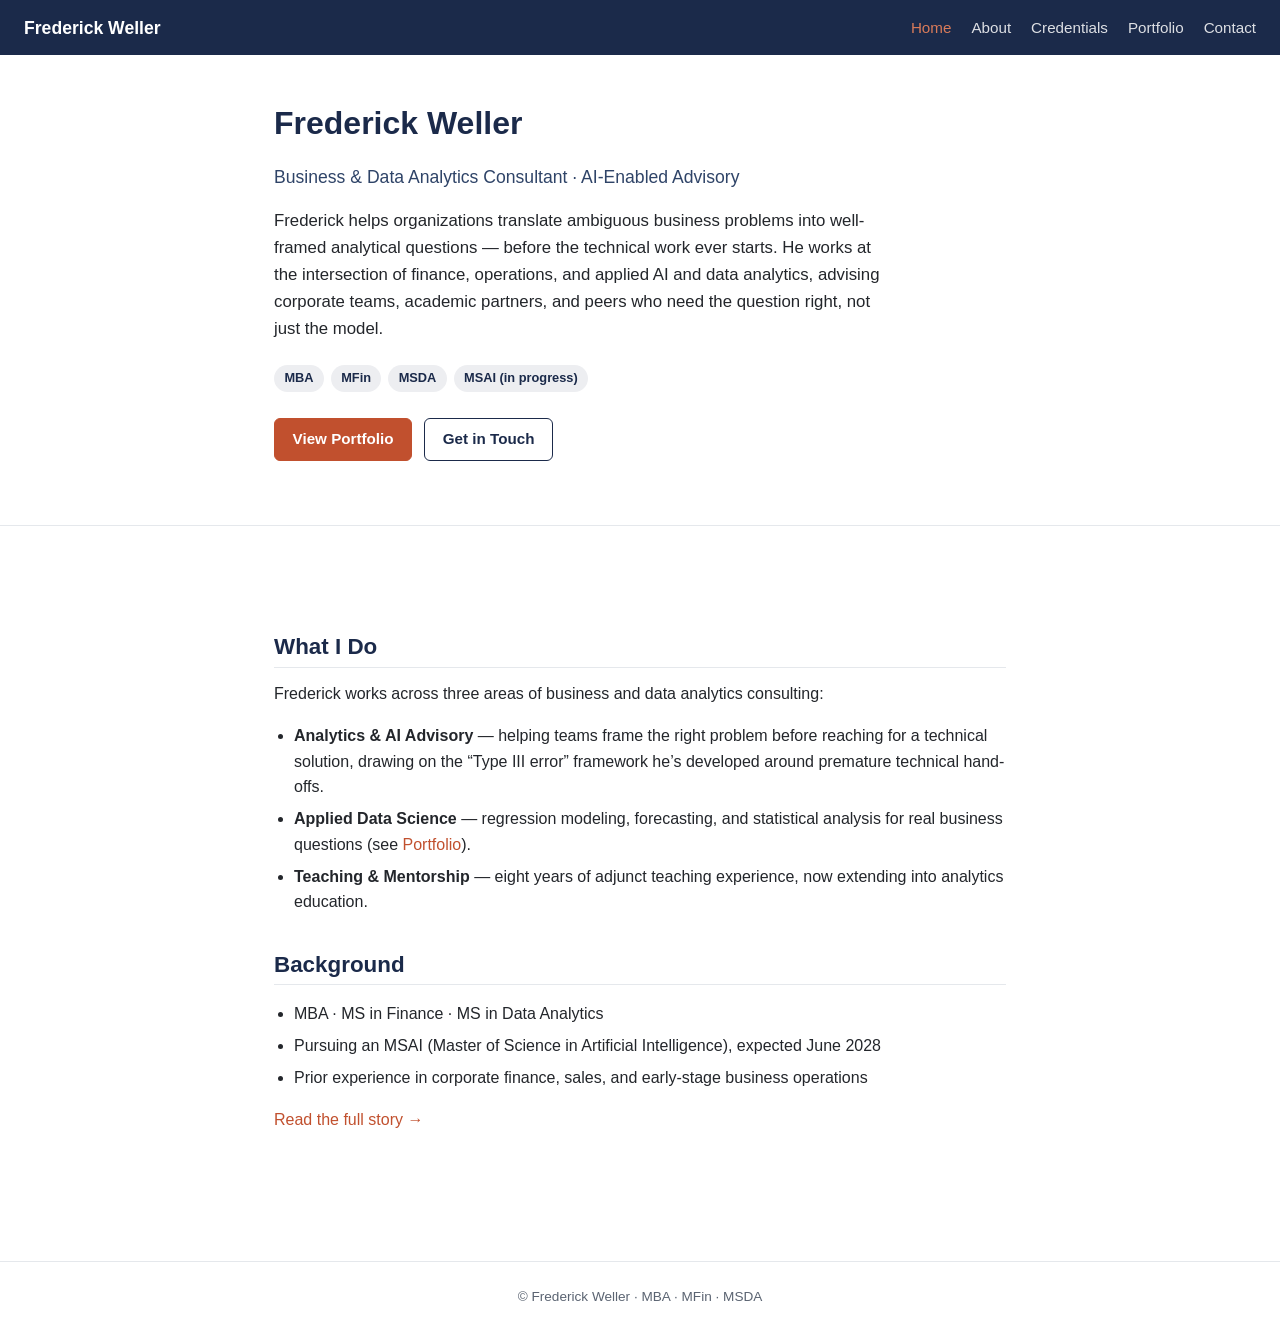
<file: index.html>
<!doctype html>
<html lang="en">
<head>
  <meta charset="utf-8">
  <meta name="viewport" content="width=device-width, initial-scale=1">
  <title>Frederick Weller | Business &amp; Data Analytics Consultant</title>
  <meta name="description" content="Frederick Weller is a business and data analytics consultant who helps organizations frame the right problem before the data work starts. MBA, MFin, MSDA — AI-enabled advisory for corporate teams.">
  <link rel="canonical" href="https://frederickweller.io/index.html">
  <meta property="og:type" content="profile">
  <meta property="og:title" content="Frederick Weller | Business & Data Analytics Consultant">
  <meta property="og:description" content="Business and data analytics consulting focused on framing the right problem before the technical work starts — MBA, MFin, MSDA, AI-enabled advisory.">
  <meta property="og:url" content="https://frederickweller.io/index.html">
  <link rel="stylesheet" href="/style.css">
  <script type="application/ld+json">
  {
    "@context": "https://schema.org",
    "@type": "Person",
    "name": "Frederick Weller",
    "url": "https://frederickweller.io",
    "jobTitle": "Business & Data Analytics Consultant",
    "description": "Business and data analytics consultant specializing in problem framing, applied statistics, forecasting, and AI-enabled advisory for corporate teams and academic partners.",
    "knowsAbout": ["Business Analytics", "Data Analytics", "Artificial Intelligence Advisory", "Corporate Finance", "Forecasting", "Applied Statistics"],
    "alumniOf": {
      "@type": "CollegeOrUniversity",
      "name": "University of the Cumberlands"
    },
    "sameAs": ["https://yourtutoronline.com"]
  }
  </script>
</head>
<body data-page="index">
  <header class="navbar" id="site-nav"></header>

  <section class="hero">
    <h1>Frederick Weller</h1>
    <p class="eyebrow">Business &amp; Data Analytics Consultant &middot; AI-Enabled Advisory</p>

    <p class="lede">Frederick helps organizations translate ambiguous business problems into well-framed analytical questions &mdash; before the technical work ever starts. He works at the intersection of finance, operations, and applied AI and data analytics, advising corporate teams, academic partners, and peers who need the question right, not just the model.</p>

    <div class="badges">
      <span class="badge">MBA</span>
      <span class="badge">MFin</span>
      <span class="badge">MSDA</span>
      <span class="badge">MSAI (in progress)</span>
    </div>

    <div class="cta-row">
      <a class="btn btn-primary" href="/portfolio.html">View Portfolio</a>
      <a class="btn btn-outline" href="/contact.html">Get in Touch</a>
    </div>
  </section>

  <hr class="divider">

  <main>
    <h2>What I Do</h2>
    <p>Frederick works across three areas of business and data analytics consulting:</p>
    <ul>
      <li><strong>Analytics &amp; AI Advisory</strong> &mdash; helping teams frame the right problem before reaching for a technical solution, drawing on the &ldquo;Type III error&rdquo; framework he&rsquo;s developed around premature technical hand-offs.</li>
      <li><strong>Applied Data Science</strong> &mdash; regression modeling, forecasting, and statistical analysis for real business questions (see <a href="/portfolio.html">Portfolio</a>).</li>
      <li><strong>Teaching &amp; Mentorship</strong> &mdash; eight years of adjunct teaching experience, now extending into analytics education.</li>
    </ul>

    <h2>Background</h2>
    <ul>
      <li>MBA &middot; MS in Finance &middot; MS in Data Analytics</li>
      <li>Pursuing an MSAI (Master of Science in Artificial Intelligence), expected June 2028</li>
      <li>Prior experience in corporate finance, sales, and early-stage business operations</li>
    </ul>

    <p><a href="/about.html">Read the full story &rarr;</a></p>
  </main>

  <footer class="site-footer" id="site-footer"></footer>

  <script src="/js/include.js"></script>
</body>
</html>
</file>
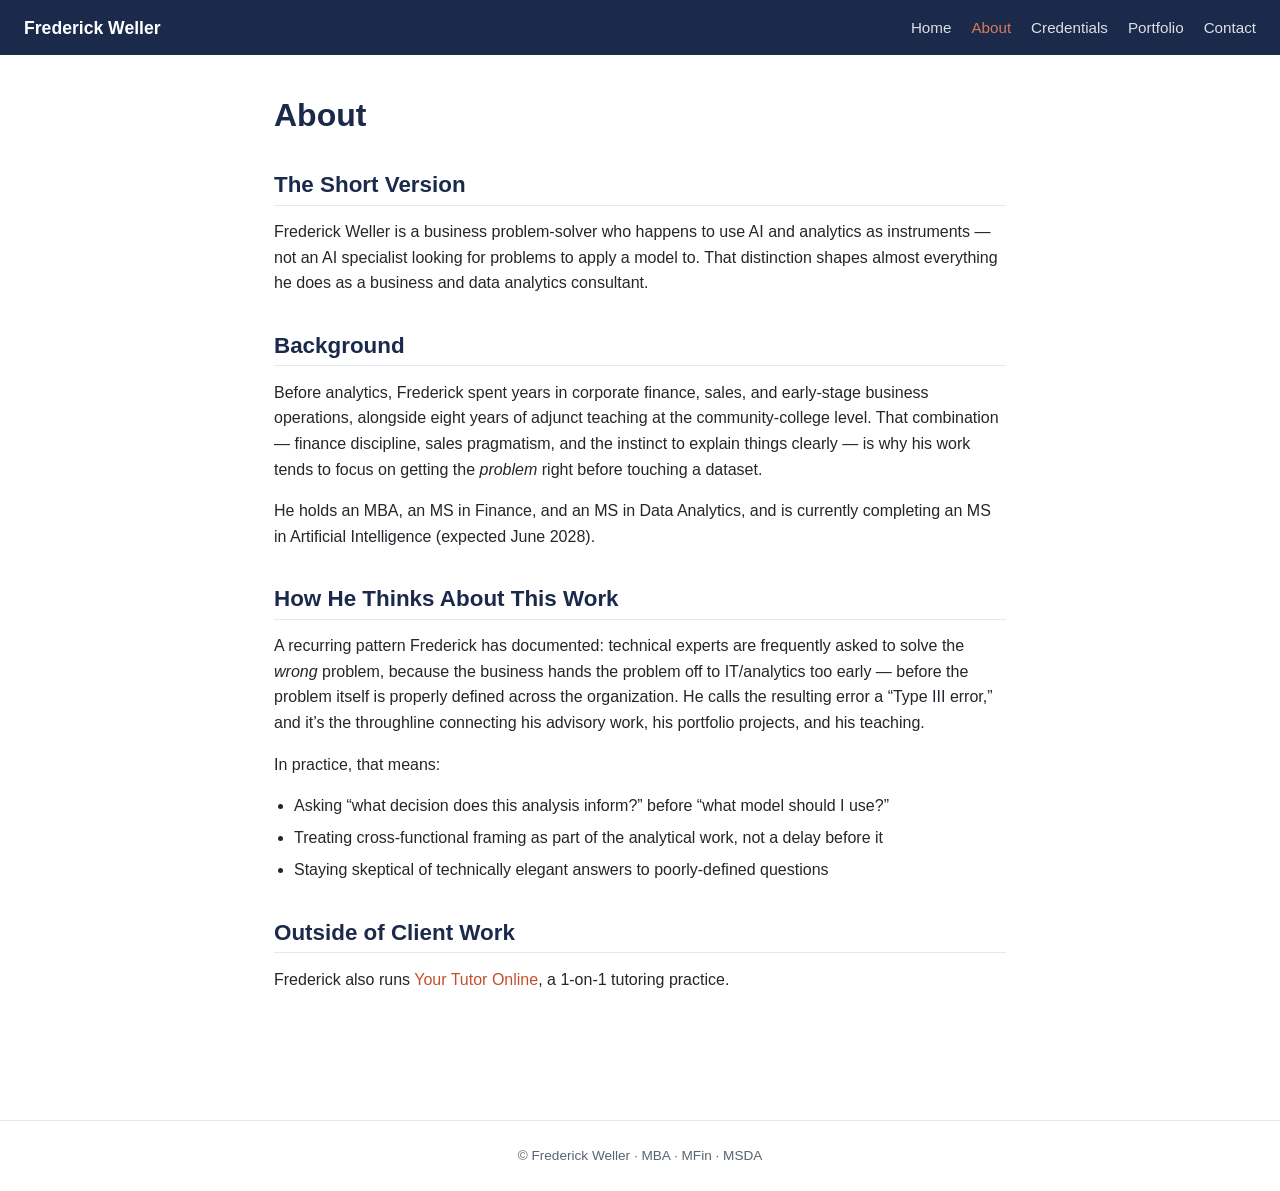
<file: about.html>
<!doctype html>
<html lang="en">
<head>
  <meta charset="utf-8">
  <meta name="viewport" content="width=device-width, initial-scale=1">
  <title>About &middot; Frederick Weller</title>
  <meta name="description" content="Frederick Weller is a business analytics consultant, MBA/MFin/MSDA, who spent years in corporate finance and teaching before focusing on getting the analytical question right — the idea behind his 'Type III error' framework.">
  <link rel="canonical" href="https://frederickweller.io/about.html">
  <meta property="og:type" content="profile">
  <meta property="og:title" content="About Frederick Weller">
  <meta property="og:description" content="A business analytics consultant's background in finance, teaching, and applied AI — and the 'Type III error' framework behind how he approaches analytical work.">
  <meta property="og:url" content="https://frederickweller.io/about.html">
  <link rel="stylesheet" href="/style.css">
</head>
<body data-page="about">
  <header class="navbar" id="site-nav"></header>

  <main>
    <h1>About</h1>

    <h2>The Short Version</h2>
    <p>Frederick Weller is a business problem-solver who happens to use AI and analytics as instruments &mdash; not an AI specialist looking for problems to apply a model to. That distinction shapes almost everything he does as a business and data analytics consultant.</p>

    <h2>Background</h2>
    <p>Before analytics, Frederick spent years in corporate finance, sales, and early-stage business operations, alongside eight years of adjunct teaching at the community-college level. That combination &mdash; finance discipline, sales pragmatism, and the instinct to explain things clearly &mdash; is why his work tends to focus on getting the <em>problem</em> right before touching a dataset.</p>
    <p>He holds an MBA, an MS in Finance, and an MS in Data Analytics, and is currently completing an MS in Artificial Intelligence (expected June 2028).</p>

    <h2>How He Thinks About This Work</h2>
    <p>A recurring pattern Frederick has documented: technical experts are frequently asked to solve the <em>wrong</em> problem, because the business hands the problem off to IT/analytics too early &mdash; before the problem itself is properly defined across the organization. He calls the resulting error a &ldquo;Type III error,&rdquo; and it&rsquo;s the throughline connecting his advisory work, his portfolio projects, and his teaching.</p>
    <p>In practice, that means:</p>
    <ul>
      <li>Asking &ldquo;what decision does this analysis inform?&rdquo; before &ldquo;what model should I use?&rdquo;</li>
      <li>Treating cross-functional framing as part of the analytical work, not a delay before it</li>
      <li>Staying skeptical of technically elegant answers to poorly-defined questions</li>
    </ul>

    <h2>Outside of Client Work</h2>
    <p>Frederick also runs <a href="https://yourtutoronline.com">Your Tutor Online</a>, a 1-on-1 tutoring practice.</p>
  </main>

  <footer class="site-footer" id="site-footer"></footer>

  <script src="/js/include.js"></script>
</body>
</html>
</file>
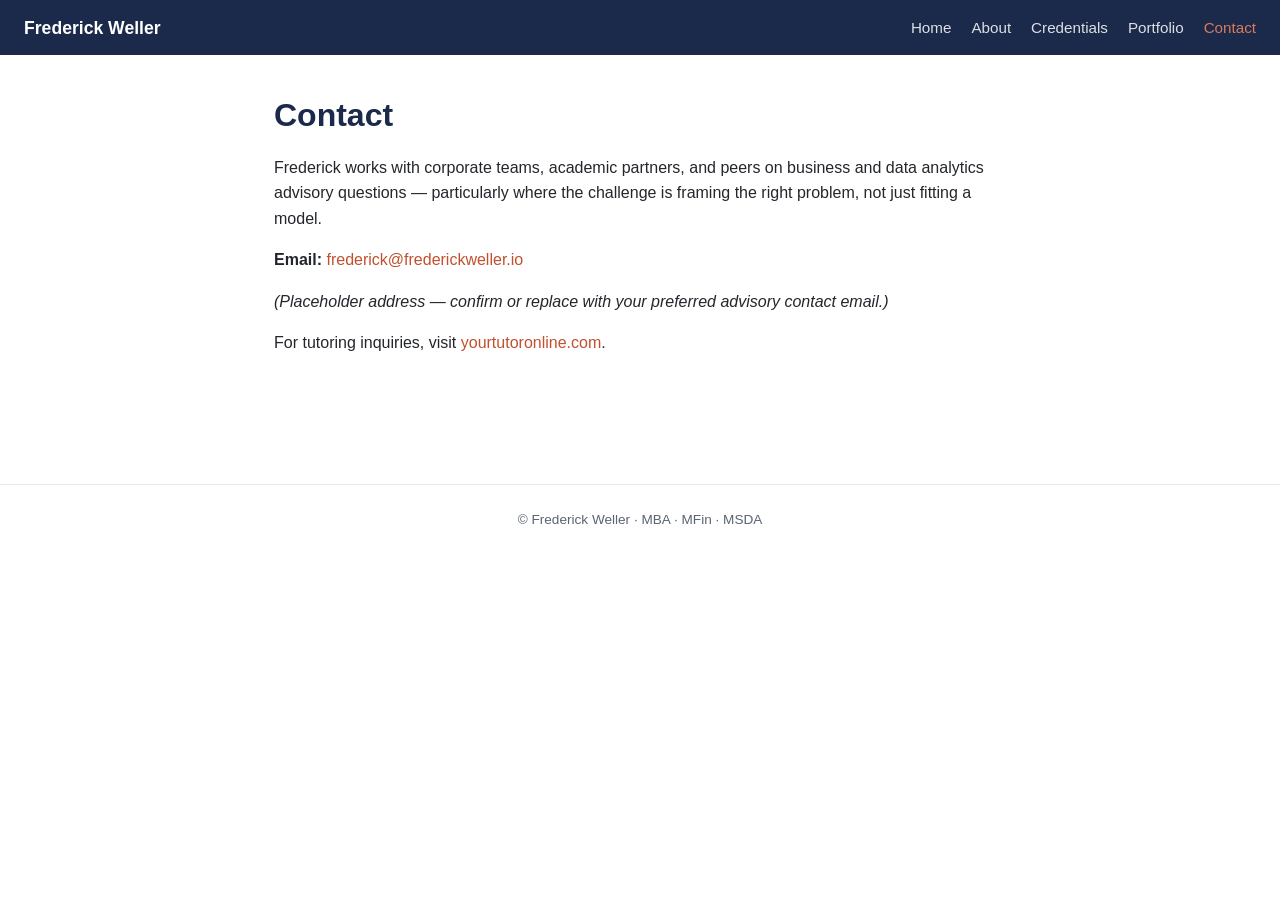
<file: contact.html>
<!doctype html>
<html lang="en">
<head>
  <meta charset="utf-8">
  <meta name="viewport" content="width=device-width, initial-scale=1">
  <title>Contact &middot; Frederick Weller</title>
  <meta name="description" content="Get in touch with Frederick Weller for business and data analytics advisory, AI-enabled consulting, or academic collaboration. For 1-on-1 tutoring, visit Your Tutor Online.">
  <link rel="canonical" href="https://frederickweller.io/contact.html">
  <meta property="og:type" content="website">
  <meta property="og:title" content="Contact · Frederick Weller">
  <meta property="og:description" content="Reach out for business and data analytics advisory, AI-enabled consulting, or academic collaboration.">
  <meta property="og:url" content="https://frederickweller.io/contact.html">
  <link rel="stylesheet" href="/style.css">
</head>
<body data-page="contact">
  <header class="navbar" id="site-nav"></header>

  <main>
    <h1>Contact</h1>

    <p>Frederick works with corporate teams, academic partners, and peers on business and data analytics advisory questions &mdash; particularly where the challenge is framing the right problem, not just fitting a model.</p>

    <p><strong>Email:</strong> <a href="mailto:frederick@frederickweller.io">frederick@frederickweller.io</a></p>
    <p><em>(Placeholder address &mdash; confirm or replace with your preferred advisory contact email.)</em></p>

    <p>For tutoring inquiries, visit <a href="https://yourtutoronline.com">yourtutoronline.com</a>.</p>
  </main>

  <footer class="site-footer" id="site-footer"></footer>

  <script src="/js/include.js"></script>
</body>
</html>
</file>
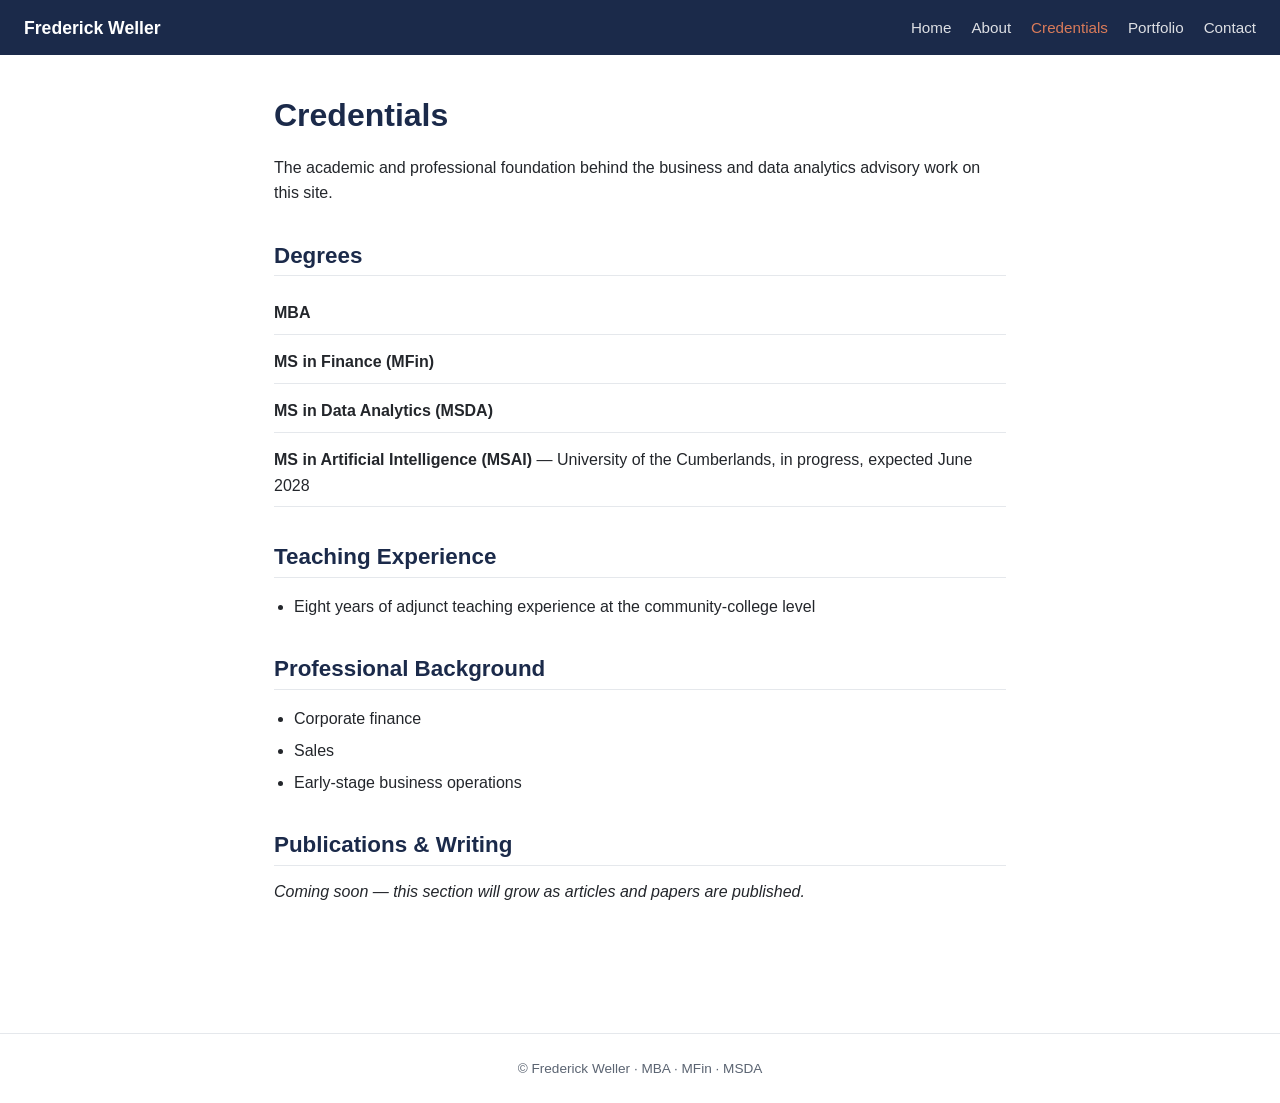
<file: credentials.html>
<!doctype html>
<html lang="en">
<head>
  <meta charset="utf-8">
  <meta name="viewport" content="width=device-width, initial-scale=1">
  <title>Credentials &middot; Frederick Weller</title>
  <meta name="description" content="Frederick Weller's academic and professional credentials: MBA, MS in Finance, MS in Data Analytics, an MS in Artificial Intelligence in progress, eight years of adjunct teaching, and a background in corporate finance.">
  <link rel="canonical" href="https://frederickweller.io/credentials.html">
  <meta property="og:type" content="profile">
  <meta property="og:title" content="Credentials · Frederick Weller">
  <meta property="og:description" content="Degrees, teaching experience, and professional background behind Frederick Weller's business and data analytics advisory work.">
  <meta property="og:url" content="https://frederickweller.io/credentials.html">
  <link rel="stylesheet" href="/style.css">
</head>
<body data-page="credentials">
  <header class="navbar" id="site-nav"></header>

  <main>
    <h1>Credentials</h1>
    <p class="lede">The academic and professional foundation behind the business and data analytics advisory work on this site.</p>

    <h2>Degrees</h2>
    <ul class="cred-list">
      <li><strong>MBA</strong></li>
      <li><strong>MS in Finance (MFin)</strong></li>
      <li><strong>MS in Data Analytics (MSDA)</strong></li>
      <li><strong>MS in Artificial Intelligence (MSAI)</strong> &mdash; University of the Cumberlands, in progress, expected June 2028</li>
    </ul>

    <h2>Teaching Experience</h2>
    <ul>
      <li>Eight years of adjunct teaching experience at the community-college level</li>
    </ul>

    <h2>Professional Background</h2>
    <ul>
      <li>Corporate finance</li>
      <li>Sales</li>
      <li>Early-stage business operations</li>
    </ul>

    <h2>Publications &amp; Writing</h2>
    <p><em>Coming soon &mdash; this section will grow as articles and papers are published.</em></p>
  </main>

  <footer class="site-footer" id="site-footer"></footer>

  <script src="/js/include.js"></script>
</body>
</html>
</file>
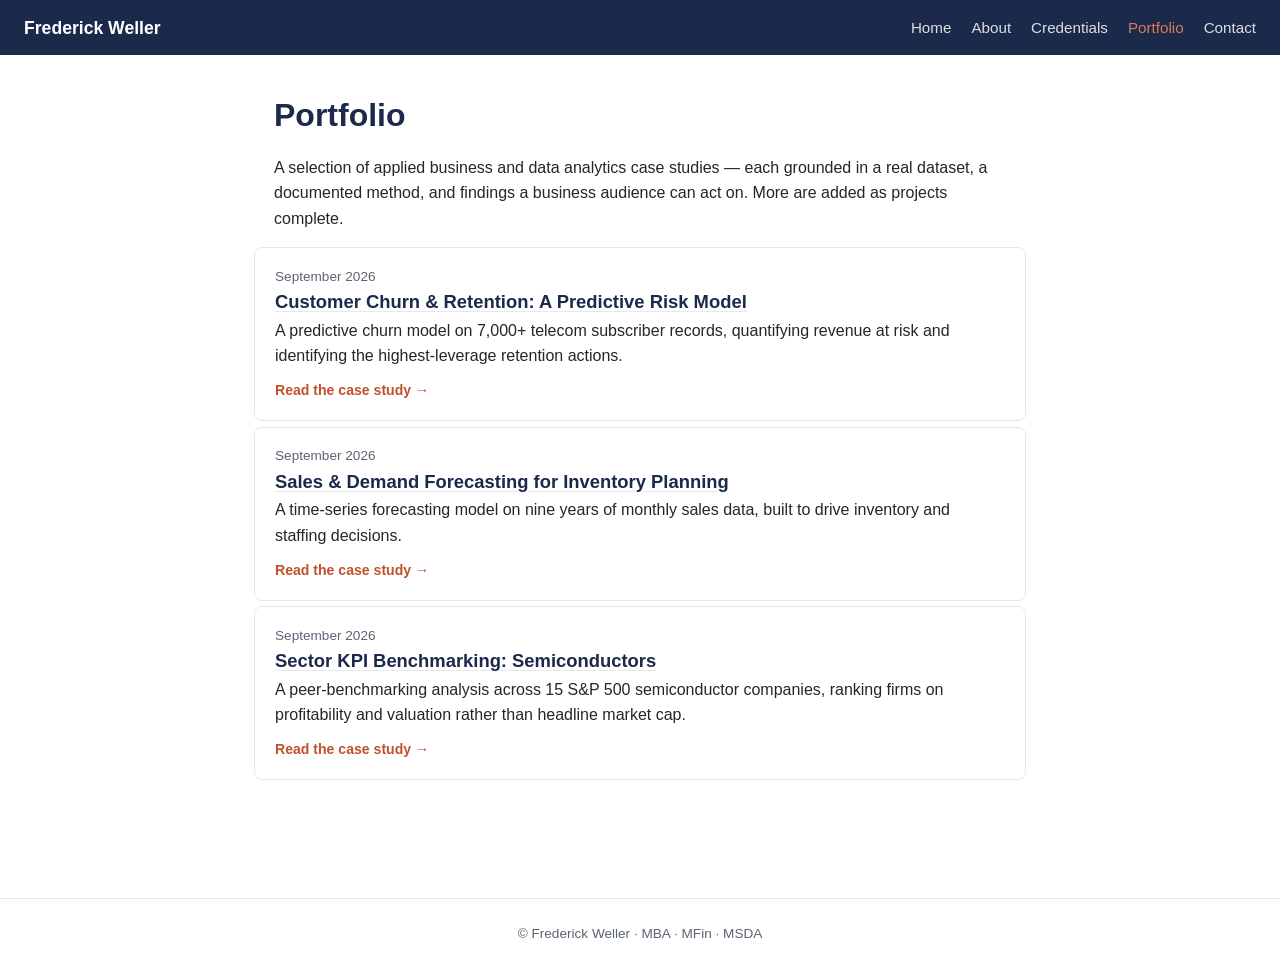
<file: portfolio.html>
<!doctype html>
<html lang="en">
<head>
  <meta charset="utf-8">
  <meta name="viewport" content="width=device-width, initial-scale=1">
  <title>Portfolio | Business &amp; Data Analytics Case Studies &middot; Frederick Weller</title>
  <meta name="description" content="Applied business and data analytics case studies from Frederick Weller: customer churn modeling, sales demand forecasting, and sector KPI benchmarking, each with a real dataset and a Jupyter notebook.">
  <link rel="canonical" href="https://frederickweller.io/portfolio.html">
  <meta property="og:type" content="website">
  <meta property="og:title" content="Portfolio | Business & Data Analytics Case Studies">
  <meta property="og:description" content="Applied business analytics case studies: churn modeling, demand forecasting, and sector KPI benchmarking, each grounded in real data.">
  <meta property="og:url" content="https://frederickweller.io/portfolio.html">
  <link rel="stylesheet" href="/style.css">
</head>
<body data-page="portfolio">
  <header class="navbar" id="site-nav"></header>

  <main>
    <h1>Portfolio</h1>
    <p>A selection of applied business and data analytics case studies &mdash; each grounded in a real dataset, a documented method, and findings a business audience can act on. More are added as projects complete.</p>

    <a class="case-card" href="/portfolio/customer-churn-retention.html">
      <span class="date">September 2026</span>
      <h3>Customer Churn &amp; Retention: A Predictive Risk Model</h3>
      <p>A predictive churn model on 7,000+ telecom subscriber records, quantifying revenue at risk and identifying the highest-leverage retention actions.</p>
      <span class="read-more">Read the case study &rarr;</span>
    </a>

    <a class="case-card" href="/portfolio/sales-demand-forecasting.html">
      <span class="date">September 2026</span>
      <h3>Sales &amp; Demand Forecasting for Inventory Planning</h3>
      <p>A time-series forecasting model on nine years of monthly sales data, built to drive inventory and staffing decisions.</p>
      <span class="read-more">Read the case study &rarr;</span>
    </a>

    <a class="case-card" href="/portfolio/financial-kpi-benchmarking.html">
      <span class="date">September 2026</span>
      <h3>Sector KPI Benchmarking: Semiconductors</h3>
      <p>A peer-benchmarking analysis across 15 S&amp;P 500 semiconductor companies, ranking firms on profitability and valuation rather than headline market cap.</p>
      <span class="read-more">Read the case study &rarr;</span>
    </a>
  </main>

  <footer class="site-footer" id="site-footer"></footer>

  <script src="/js/include.js"></script>
</body>
</html>
</file>
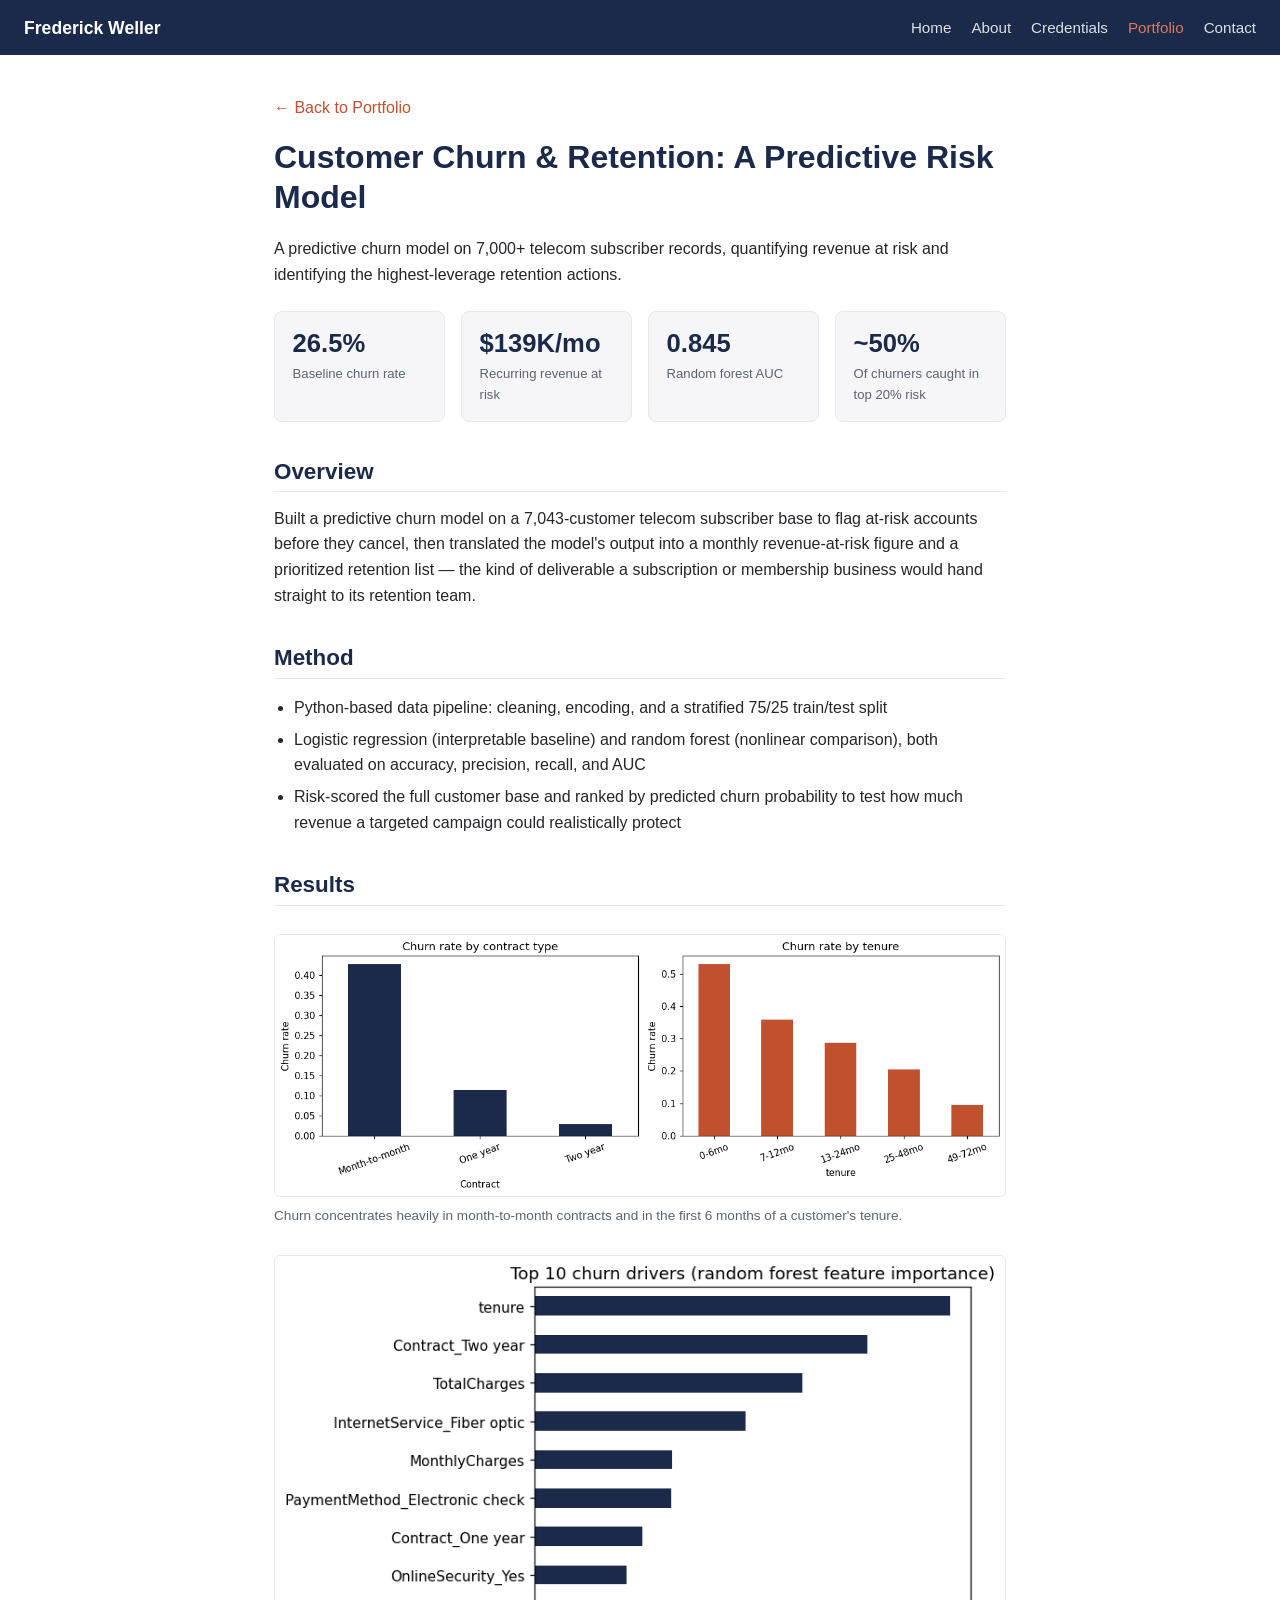
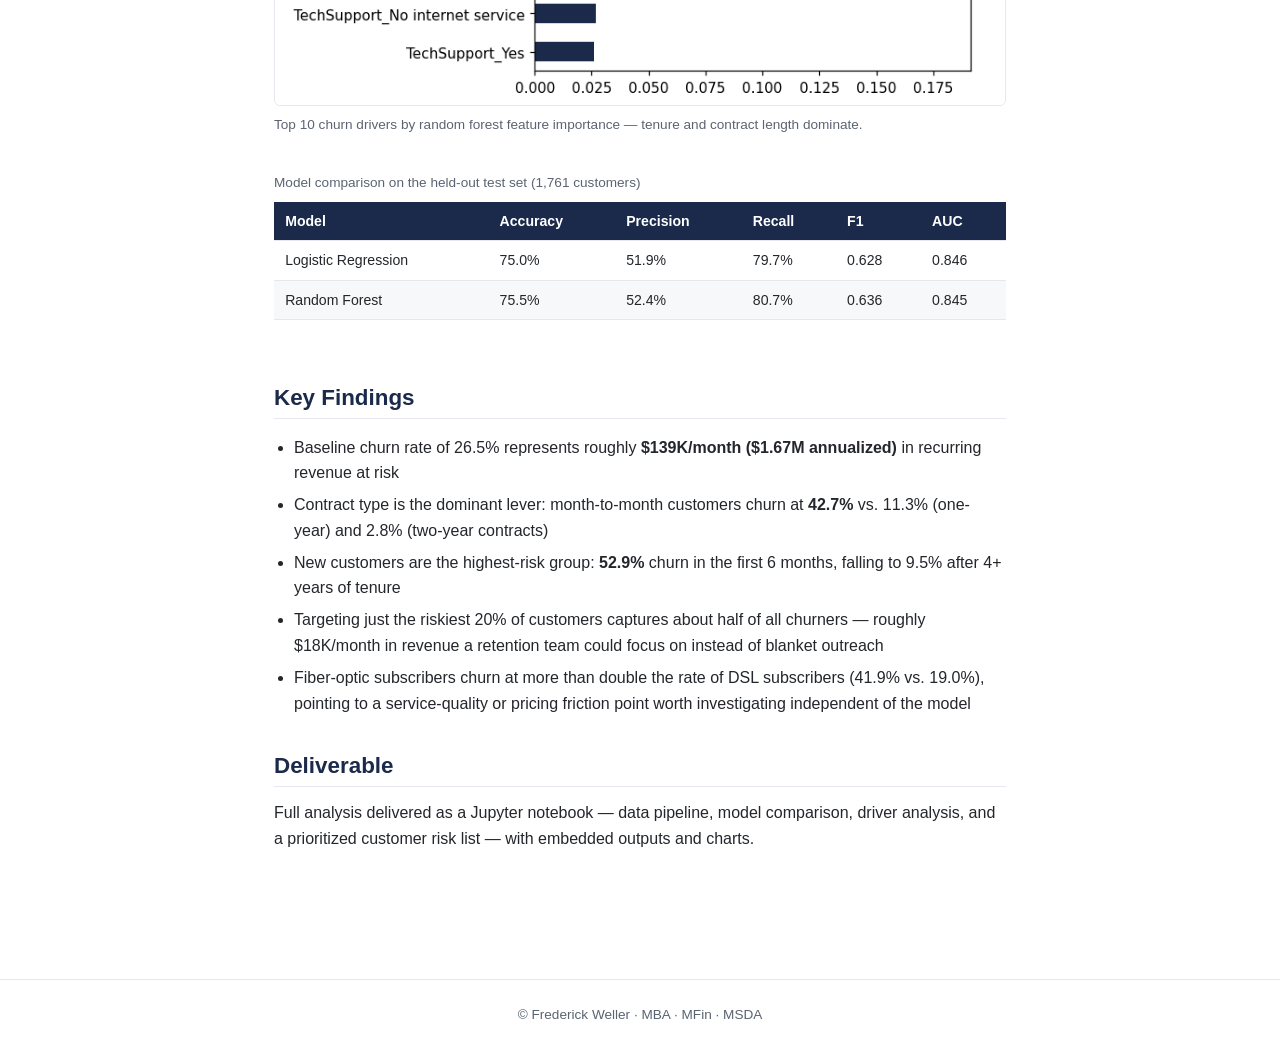
<file: portfolio/customer-churn-retention.html>
<!doctype html>
<html lang="en">
<head>
  <meta charset="utf-8">
  <meta name="viewport" content="width=device-width, initial-scale=1">
  <title>Customer Churn &amp; Retention: A Predictive Risk Model &middot; Frederick Weller</title>
  <meta name="description" content="A predictive churn model on 7,000+ telecom subscribers: baseline churn rate, revenue at risk, top churn drivers, and a random forest model reaching 0.845 AUC. Full Jupyter notebook included.">
  <link rel="canonical" href="https://frederickweller.io/portfolio/customer-churn-retention.html">
  <meta property="og:type" content="article">
  <meta property="og:title" content="Customer Churn & Retention: A Predictive Risk Model">
  <meta property="og:description" content="A predictive churn model quantifying revenue at risk and the highest-leverage retention actions, built on 7,000+ telecom subscriber records.">
  <meta property="og:url" content="https://frederickweller.io/portfolio/customer-churn-retention.html">
  <link rel="stylesheet" href="/style.css">
  <script type="application/ld+json">
  {
    "@context": "https://schema.org",
    "@type": "CreativeWork",
    "headline": "Customer Churn & Retention: A Predictive Risk Model",
    "description": "A predictive churn model on 7,000+ telecom subscriber records, quantifying revenue at risk and identifying the highest-leverage retention actions.",
    "author": { "@type": "Person", "name": "Frederick Weller", "url": "https://frederickweller.io" },
    "datePublished": "2026-09-07",
    "url": "https://frederickweller.io/portfolio/customer-churn-retention.html",
    "keywords": "customer churn, predictive analytics, retention modeling, business analytics"
  }
  </script>
</head>
<body data-page="portfolio">
  <header class="navbar" id="site-nav"></header>

  <main>
    <p><a href="/portfolio.html">&larr; Back to Portfolio</a></p>

    <h1>Customer Churn &amp; Retention: A Predictive Risk Model</h1>
    <p class="lede">A predictive churn model on 7,000+ telecom subscriber records, quantifying revenue at risk and identifying the highest-leverage retention actions.</p>

    <div class="stat-grid">
      <div class="stat"><span class="stat-value">26.5%</span><span class="stat-label">Baseline churn rate</span></div>
      <div class="stat"><span class="stat-value">$139K/mo</span><span class="stat-label">Recurring revenue at risk</span></div>
      <div class="stat"><span class="stat-value">0.845</span><span class="stat-label">Random forest AUC</span></div>
      <div class="stat"><span class="stat-value">~50%</span><span class="stat-label">Of churners caught in top 20% risk</span></div>
    </div>

    <h2>Overview</h2>
    <p>Built a predictive churn model on a 7,043-customer telecom subscriber base to flag at-risk accounts before they cancel, then translated the model's output into a monthly revenue-at-risk figure and a prioritized retention list &mdash; the kind of deliverable a subscription or membership business would hand straight to its retention team.</p>

    <h2>Method</h2>
    <ul>
      <li>Python-based data pipeline: cleaning, encoding, and a stratified 75/25 train/test split</li>
      <li>Logistic regression (interpretable baseline) and random forest (nonlinear comparison), both evaluated on accuracy, precision, recall, and AUC</li>
      <li>Risk-scored the full customer base and ranked by predicted churn probability to test how much revenue a targeted campaign could realistically protect</li>
    </ul>

    <h2>Results</h2>

    <figure class="figure">
      <img src="/portfolio/img/churn-1.png" alt="Bar charts showing churn rate by contract type and by customer tenure">
      <figcaption>Churn concentrates heavily in month-to-month contracts and in the first 6 months of a customer's tenure.</figcaption>
    </figure>

    <figure class="figure">
      <img src="/portfolio/img/churn-2.png" alt="Horizontal bar chart of the top 10 churn drivers by random forest feature importance">
      <figcaption>Top 10 churn drivers by random forest feature importance &mdash; tenure and contract length dominate.</figcaption>
    </figure>

    <div class="table-scroll">
      <table class="data-table">
        <caption>Model comparison on the held-out test set (1,761 customers)</caption>
        <thead>
          <tr><th>Model</th><th>Accuracy</th><th>Precision</th><th>Recall</th><th>F1</th><th>AUC</th></tr>
        </thead>
        <tbody>
          <tr><td>Logistic Regression</td><td>75.0%</td><td>51.9%</td><td>79.7%</td><td>0.628</td><td>0.846</td></tr>
          <tr><td>Random Forest</td><td>75.5%</td><td>52.4%</td><td>80.7%</td><td>0.636</td><td>0.845</td></tr>
        </tbody>
      </table>
    </div>

    <h2>Key Findings</h2>
    <ul>
      <li>Baseline churn rate of 26.5% represents roughly <strong>$139K/month ($1.67M annualized)</strong> in recurring revenue at risk</li>
      <li>Contract type is the dominant lever: month-to-month customers churn at <strong>42.7%</strong> vs. 11.3% (one-year) and 2.8% (two-year contracts)</li>
      <li>New customers are the highest-risk group: <strong>52.9%</strong> churn in the first 6 months, falling to 9.5% after 4+ years of tenure</li>
      <li>Targeting just the riskiest 20% of customers captures about half of all churners &mdash; roughly $18K/month in revenue a retention team could focus on instead of blanket outreach</li>
      <li>Fiber-optic subscribers churn at more than double the rate of DSL subscribers (41.9% vs. 19.0%), pointing to a service-quality or pricing friction point worth investigating independent of the model</li>
    </ul>

    <h2>Deliverable</h2>
    <p>Full analysis delivered as a Jupyter notebook &mdash; data pipeline, model comparison, driver analysis, and a prioritized customer risk list &mdash; with embedded outputs and charts.</p>
  </main>

  <footer class="site-footer" id="site-footer"></footer>

  <script src="/js/include.js"></script>
</body>
</html>
</file>
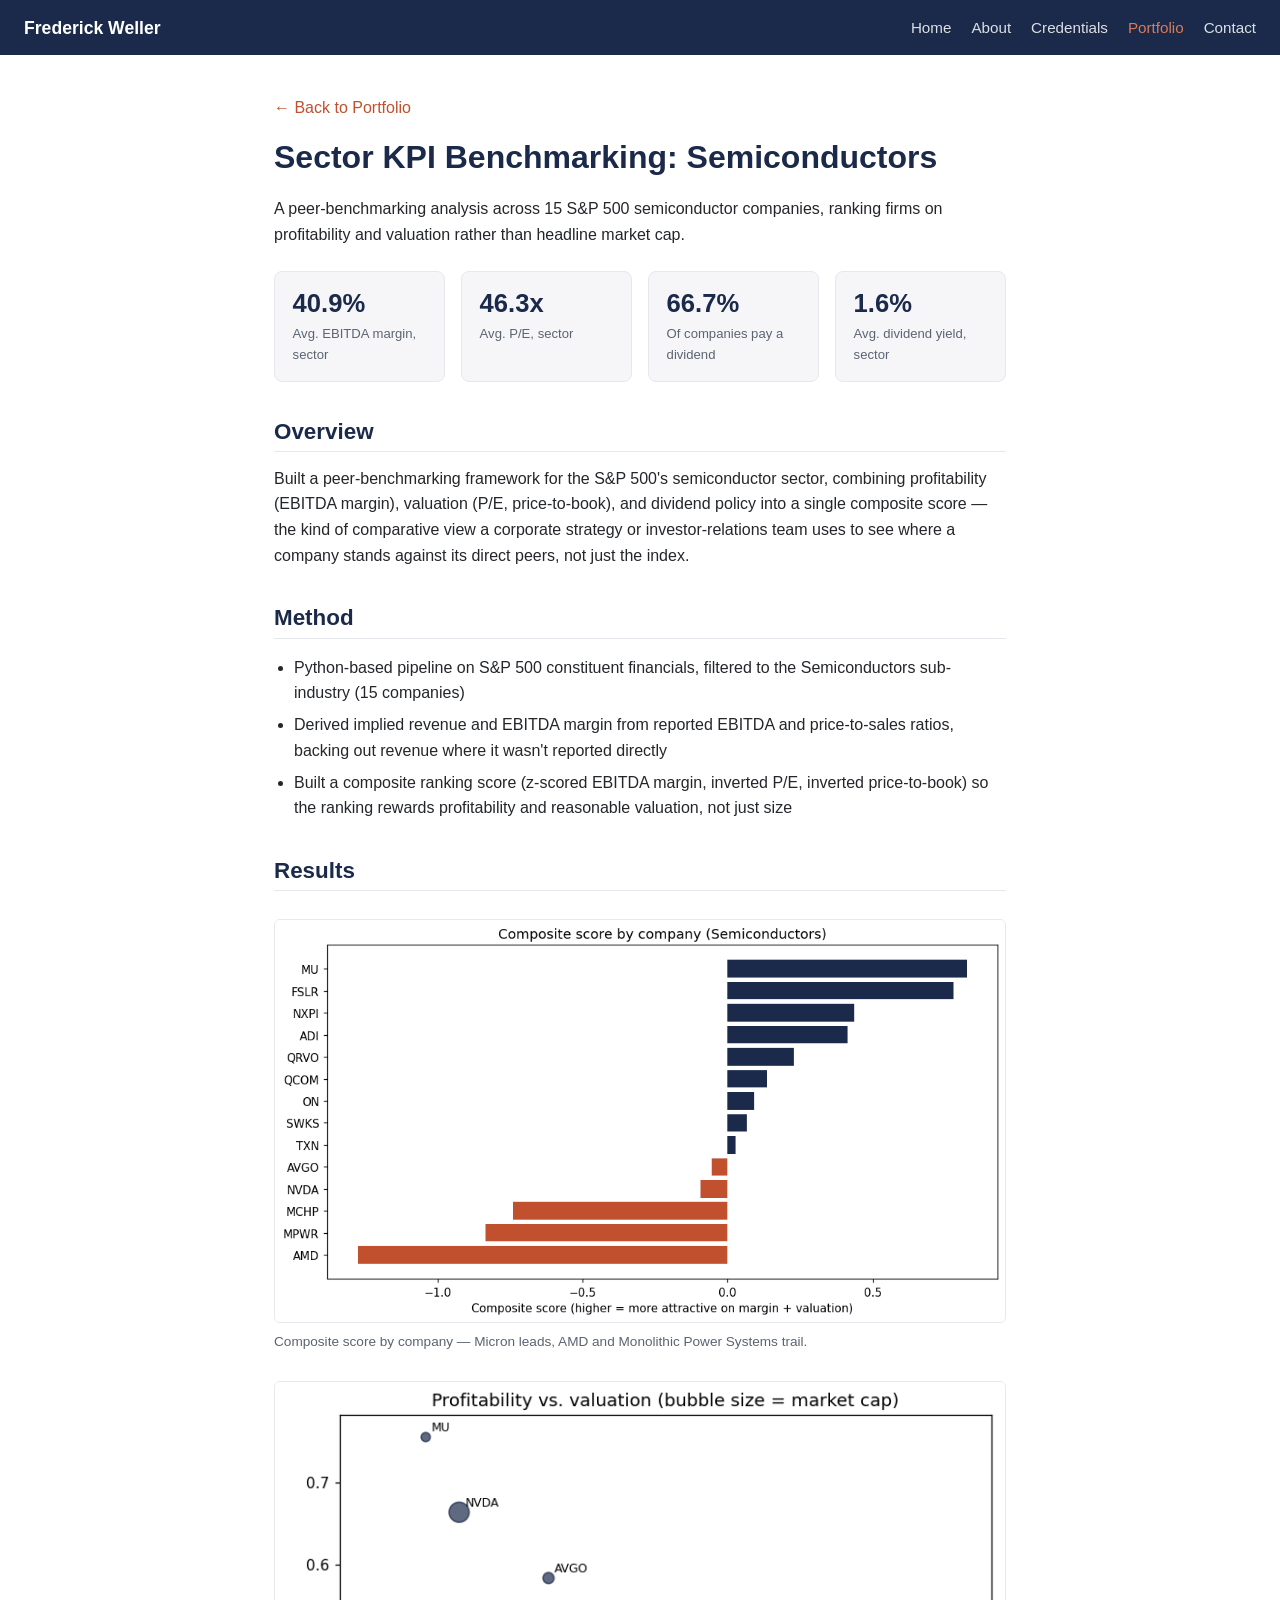
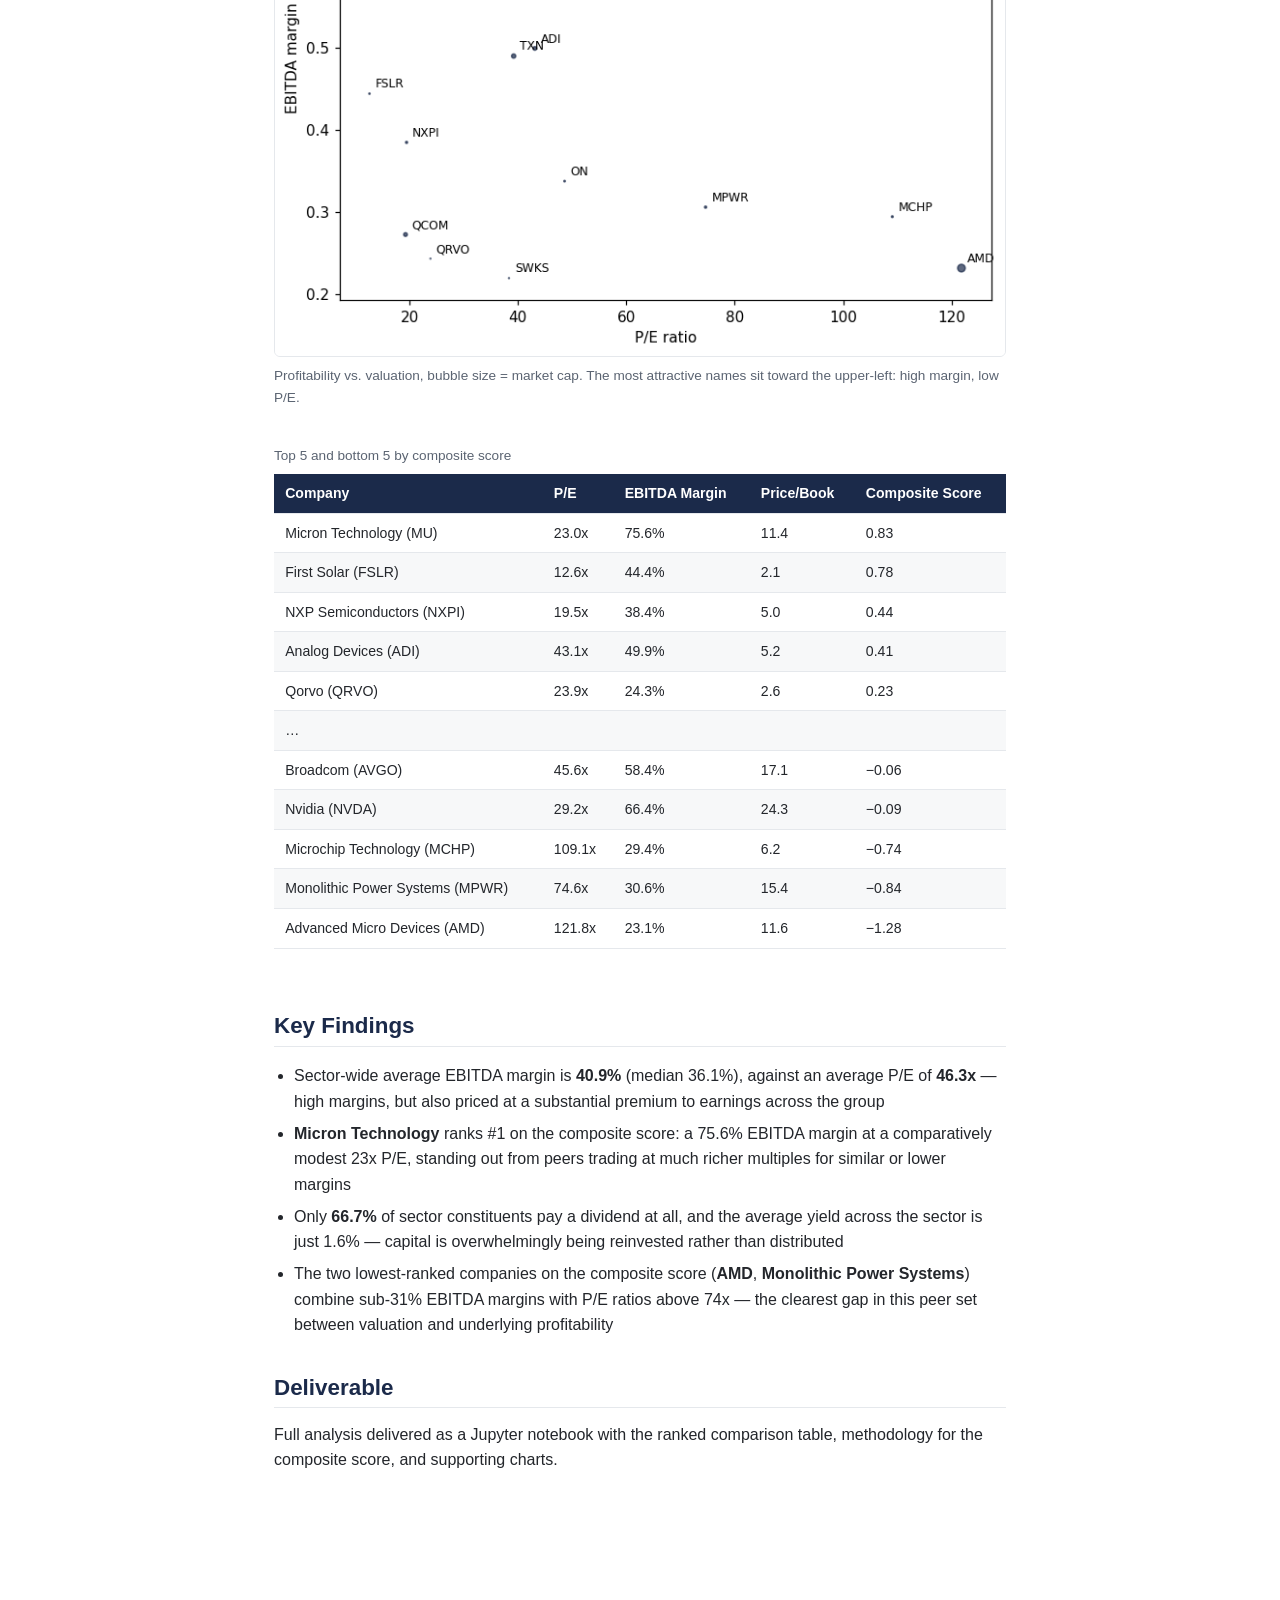
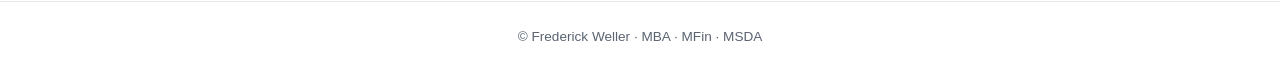
<file: portfolio/financial-kpi-benchmarking.html>
<!doctype html>
<html lang="en">
<head>
  <meta charset="utf-8">
  <meta name="viewport" content="width=device-width, initial-scale=1">
  <title>Sector KPI Benchmarking: Semiconductors &middot; Frederick Weller</title>
  <meta name="description" content="A peer-benchmarking analysis of 15 S&P 500 semiconductor companies on EBITDA margin, P/E, and price-to-book, ranked by a composite score that rewards profitability and reasonable valuation over headline size.">
  <link rel="canonical" href="https://frederickweller.io/portfolio/financial-kpi-benchmarking.html">
  <meta property="og:type" content="article">
  <meta property="og:title" content="Sector KPI Benchmarking: Semiconductors">
  <meta property="og:description" content="A peer-benchmarking analysis across 15 S&P 500 semiconductor companies, ranking firms on profitability and valuation rather than headline market cap.">
  <meta property="og:url" content="https://frederickweller.io/portfolio/financial-kpi-benchmarking.html">
  <link rel="stylesheet" href="/style.css">
  <script type="application/ld+json">
  {
    "@context": "https://schema.org",
    "@type": "CreativeWork",
    "headline": "Sector KPI Benchmarking: Semiconductors",
    "description": "A peer-benchmarking analysis across 15 S&P 500 semiconductor companies, ranking firms on profitability and valuation rather than headline market cap.",
    "author": { "@type": "Person", "name": "Frederick Weller", "url": "https://frederickweller.io" },
    "datePublished": "2026-09-07",
    "url": "https://frederickweller.io/portfolio/financial-kpi-benchmarking.html",
    "keywords": "KPI benchmarking, financial analysis, sector analysis, semiconductor stocks, business analytics"
  }
  </script>
</head>
<body data-page="portfolio">
  <header class="navbar" id="site-nav"></header>

  <main>
    <p><a href="/portfolio.html">&larr; Back to Portfolio</a></p>

    <h1>Sector KPI Benchmarking: Semiconductors</h1>
    <p class="lede">A peer-benchmarking analysis across 15 S&amp;P 500 semiconductor companies, ranking firms on profitability and valuation rather than headline market cap.</p>

    <div class="stat-grid">
      <div class="stat"><span class="stat-value">40.9%</span><span class="stat-label">Avg. EBITDA margin, sector</span></div>
      <div class="stat"><span class="stat-value">46.3x</span><span class="stat-label">Avg. P/E, sector</span></div>
      <div class="stat"><span class="stat-value">66.7%</span><span class="stat-label">Of companies pay a dividend</span></div>
      <div class="stat"><span class="stat-value">1.6%</span><span class="stat-label">Avg. dividend yield, sector</span></div>
    </div>

    <h2>Overview</h2>
    <p>Built a peer-benchmarking framework for the S&amp;P 500's semiconductor sector, combining profitability (EBITDA margin), valuation (P/E, price-to-book), and dividend policy into a single composite score &mdash; the kind of comparative view a corporate strategy or investor-relations team uses to see where a company stands against its direct peers, not just the index.</p>

    <h2>Method</h2>
    <ul>
      <li>Python-based pipeline on S&amp;P 500 constituent financials, filtered to the Semiconductors sub-industry (15 companies)</li>
      <li>Derived implied revenue and EBITDA margin from reported EBITDA and price-to-sales ratios, backing out revenue where it wasn't reported directly</li>
      <li>Built a composite ranking score (z-scored EBITDA margin, inverted P/E, inverted price-to-book) so the ranking rewards profitability and reasonable valuation, not just size</li>
    </ul>

    <h2>Results</h2>

    <figure class="figure">
      <img src="/portfolio/img/kpi-1.png" alt="Horizontal bar chart ranking semiconductor companies by composite score">
      <figcaption>Composite score by company &mdash; Micron leads, AMD and Monolithic Power Systems trail.</figcaption>
    </figure>

    <figure class="figure">
      <img src="/portfolio/img/kpi-2.png" alt="Scatter plot of P/E ratio versus EBITDA margin, bubble size representing market cap">
      <figcaption>Profitability vs. valuation, bubble size = market cap. The most attractive names sit toward the upper-left: high margin, low P/E.</figcaption>
    </figure>

    <div class="table-scroll">
      <table class="data-table">
        <caption>Top 5 and bottom 5 by composite score</caption>
        <thead>
          <tr><th>Company</th><th>P/E</th><th>EBITDA Margin</th><th>Price/Book</th><th>Composite Score</th></tr>
        </thead>
        <tbody>
          <tr><td>Micron Technology (MU)</td><td>23.0x</td><td>75.6%</td><td>11.4</td><td>0.83</td></tr>
          <tr><td>First Solar (FSLR)</td><td>12.6x</td><td>44.4%</td><td>2.1</td><td>0.78</td></tr>
          <tr><td>NXP Semiconductors (NXPI)</td><td>19.5x</td><td>38.4%</td><td>5.0</td><td>0.44</td></tr>
          <tr><td>Analog Devices (ADI)</td><td>43.1x</td><td>49.9%</td><td>5.2</td><td>0.41</td></tr>
          <tr><td>Qorvo (QRVO)</td><td>23.9x</td><td>24.3%</td><td>2.6</td><td>0.23</td></tr>
          <tr><td>&hellip;</td><td></td><td></td><td></td><td></td></tr>
          <tr><td>Broadcom (AVGO)</td><td>45.6x</td><td>58.4%</td><td>17.1</td><td>&minus;0.06</td></tr>
          <tr><td>Nvidia (NVDA)</td><td>29.2x</td><td>66.4%</td><td>24.3</td><td>&minus;0.09</td></tr>
          <tr><td>Microchip Technology (MCHP)</td><td>109.1x</td><td>29.4%</td><td>6.2</td><td>&minus;0.74</td></tr>
          <tr><td>Monolithic Power Systems (MPWR)</td><td>74.6x</td><td>30.6%</td><td>15.4</td><td>&minus;0.84</td></tr>
          <tr><td>Advanced Micro Devices (AMD)</td><td>121.8x</td><td>23.1%</td><td>11.6</td><td>&minus;1.28</td></tr>
        </tbody>
      </table>
    </div>

    <h2>Key Findings</h2>
    <ul>
      <li>Sector-wide average EBITDA margin is <strong>40.9%</strong> (median 36.1%), against an average P/E of <strong>46.3x</strong> &mdash; high margins, but also priced at a substantial premium to earnings across the group</li>
      <li><strong>Micron Technology</strong> ranks #1 on the composite score: a 75.6% EBITDA margin at a comparatively modest 23x P/E, standing out from peers trading at much richer multiples for similar or lower margins</li>
      <li>Only <strong>66.7%</strong> of sector constituents pay a dividend at all, and the average yield across the sector is just 1.6% &mdash; capital is overwhelmingly being reinvested rather than distributed</li>
      <li>The two lowest-ranked companies on the composite score (<strong>AMD</strong>, <strong>Monolithic Power Systems</strong>) combine sub-31% EBITDA margins with P/E ratios above 74x &mdash; the clearest gap in this peer set between valuation and underlying profitability</li>
    </ul>

    <h2>Deliverable</h2>
    <p>Full analysis delivered as a Jupyter notebook with the ranked comparison table, methodology for the composite score, and supporting charts.</p>
  </main>

  <footer class="site-footer" id="site-footer"></footer>

  <script src="/js/include.js"></script>
</body>
</html>
</file>
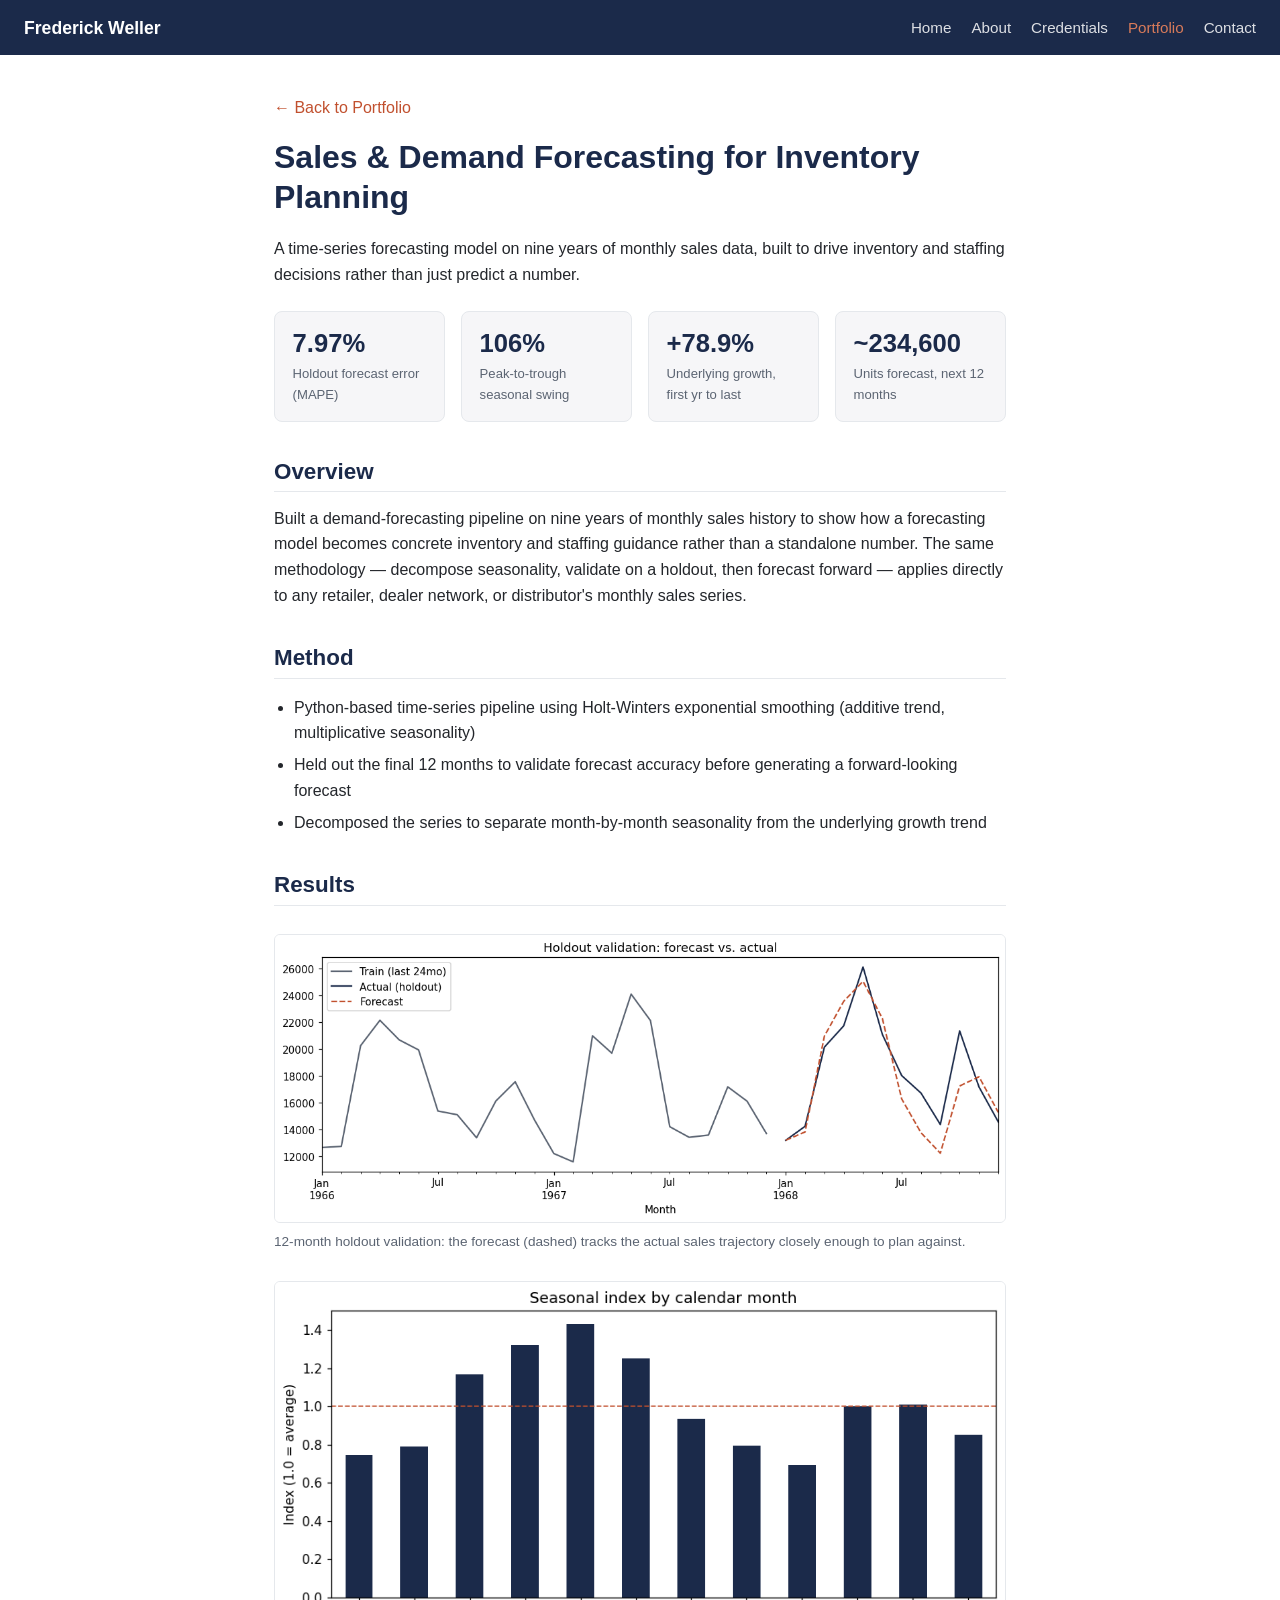
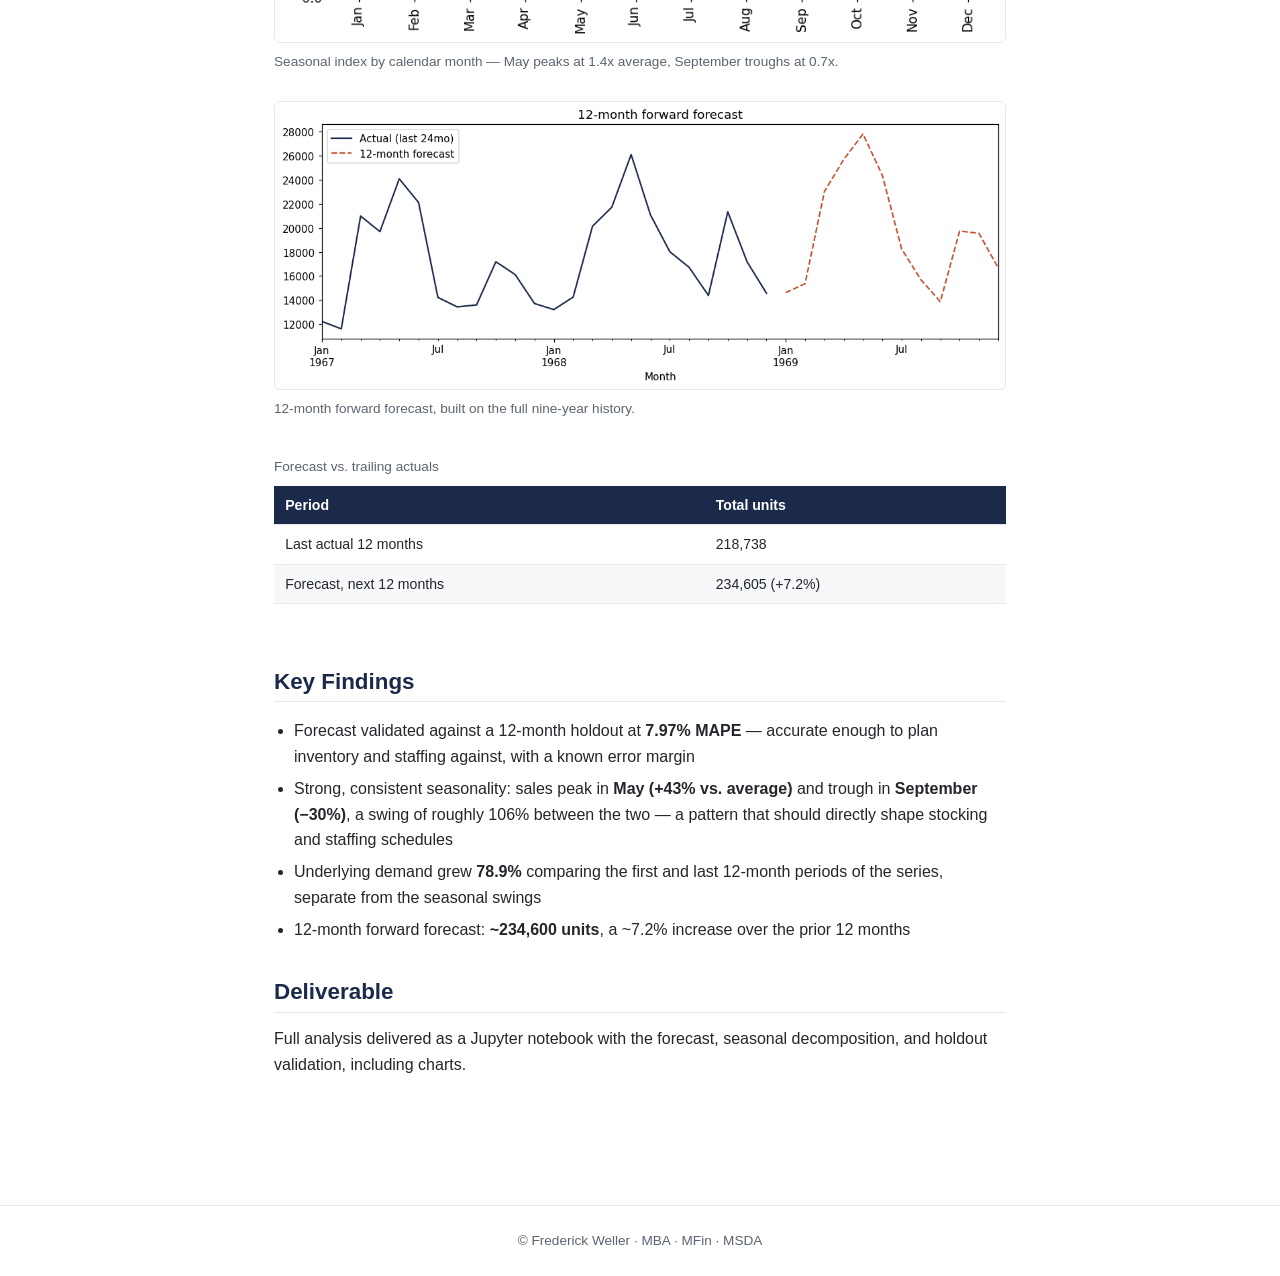
<file: portfolio/sales-demand-forecasting.html>
<!doctype html>
<html lang="en">
<head>
  <meta charset="utf-8">
  <meta name="viewport" content="width=device-width, initial-scale=1">
  <title>Sales &amp; Demand Forecasting for Inventory Planning &middot; Frederick Weller</title>
  <meta name="description" content="A Holt-Winters time-series forecasting model on nine years of monthly sales data, validated at 7.97% MAPE, with seasonal decomposition and a 12-month forward forecast for inventory and staffing planning.">
  <link rel="canonical" href="https://frederickweller.io/portfolio/sales-demand-forecasting.html">
  <meta property="og:type" content="article">
  <meta property="og:title" content="Sales & Demand Forecasting for Inventory Planning">
  <meta property="og:description" content="A time-series forecasting model on nine years of monthly sales data, built to drive inventory and staffing decisions.">
  <meta property="og:url" content="https://frederickweller.io/portfolio/sales-demand-forecasting.html">
  <link rel="stylesheet" href="/style.css">
  <script type="application/ld+json">
  {
    "@context": "https://schema.org",
    "@type": "CreativeWork",
    "headline": "Sales & Demand Forecasting for Inventory Planning",
    "description": "A time-series forecasting model on nine years of monthly sales data, built to drive inventory and staffing decisions.",
    "author": { "@type": "Person", "name": "Frederick Weller", "url": "https://frederickweller.io" },
    "datePublished": "2026-09-07",
    "url": "https://frederickweller.io/portfolio/sales-demand-forecasting.html",
    "keywords": "sales forecasting, demand forecasting, time series analysis, inventory planning, business analytics"
  }
  </script>
</head>
<body data-page="portfolio">
  <header class="navbar" id="site-nav"></header>

  <main>
    <p><a href="/portfolio.html">&larr; Back to Portfolio</a></p>

    <h1>Sales &amp; Demand Forecasting for Inventory Planning</h1>
    <p class="lede">A time-series forecasting model on nine years of monthly sales data, built to drive inventory and staffing decisions rather than just predict a number.</p>

    <div class="stat-grid">
      <div class="stat"><span class="stat-value">7.97%</span><span class="stat-label">Holdout forecast error (MAPE)</span></div>
      <div class="stat"><span class="stat-value">106%</span><span class="stat-label">Peak-to-trough seasonal swing</span></div>
      <div class="stat"><span class="stat-value">+78.9%</span><span class="stat-label">Underlying growth, first yr to last</span></div>
      <div class="stat"><span class="stat-value">~234,600</span><span class="stat-label">Units forecast, next 12 months</span></div>
    </div>

    <h2>Overview</h2>
    <p>Built a demand-forecasting pipeline on nine years of monthly sales history to show how a forecasting model becomes concrete inventory and staffing guidance rather than a standalone number. The same methodology &mdash; decompose seasonality, validate on a holdout, then forecast forward &mdash; applies directly to any retailer, dealer network, or distributor's monthly sales series.</p>

    <h2>Method</h2>
    <ul>
      <li>Python-based time-series pipeline using Holt-Winters exponential smoothing (additive trend, multiplicative seasonality)</li>
      <li>Held out the final 12 months to validate forecast accuracy before generating a forward-looking forecast</li>
      <li>Decomposed the series to separate month-by-month seasonality from the underlying growth trend</li>
    </ul>

    <h2>Results</h2>

    <figure class="figure">
      <img src="/portfolio/img/forecast-2.png" alt="Line chart comparing the model's 12-month holdout forecast against actual sales">
      <figcaption>12-month holdout validation: the forecast (dashed) tracks the actual sales trajectory closely enough to plan against.</figcaption>
    </figure>

    <figure class="figure">
      <img src="/portfolio/img/forecast-3.png" alt="Bar chart of the seasonal index by calendar month">
      <figcaption>Seasonal index by calendar month &mdash; May peaks at 1.4x average, September troughs at 0.7x.</figcaption>
    </figure>

    <figure class="figure">
      <img src="/portfolio/img/forecast-4.png" alt="Line chart of the 12-month forward sales forecast">
      <figcaption>12-month forward forecast, built on the full nine-year history.</figcaption>
    </figure>

    <div class="table-scroll">
      <table class="data-table">
        <caption>Forecast vs. trailing actuals</caption>
        <thead>
          <tr><th>Period</th><th>Total units</th></tr>
        </thead>
        <tbody>
          <tr><td>Last actual 12 months</td><td>218,738</td></tr>
          <tr><td>Forecast, next 12 months</td><td>234,605 (+7.2%)</td></tr>
        </tbody>
      </table>
    </div>

    <h2>Key Findings</h2>
    <ul>
      <li>Forecast validated against a 12-month holdout at <strong>7.97% MAPE</strong> &mdash; accurate enough to plan inventory and staffing against, with a known error margin</li>
      <li>Strong, consistent seasonality: sales peak in <strong>May (+43% vs. average)</strong> and trough in <strong>September (&minus;30%)</strong>, a swing of roughly 106% between the two &mdash; a pattern that should directly shape stocking and staffing schedules</li>
      <li>Underlying demand grew <strong>78.9%</strong> comparing the first and last 12-month periods of the series, separate from the seasonal swings</li>
      <li>12-month forward forecast: <strong>~234,600 units</strong>, a ~7.2% increase over the prior 12 months</li>
    </ul>

    <h2>Deliverable</h2>
    <p>Full analysis delivered as a Jupyter notebook with the forecast, seasonal decomposition, and holdout validation, including charts.</p>
  </main>

  <footer class="site-footer" id="site-footer"></footer>

  <script src="/js/include.js"></script>
</body>
</html>
</file>
<file: style.css>
/* ============================================
   frederickweller.io — base styles
   Palette: navy + terracotta
   ============================================ */

:root {
  --navy: #1b2a4a;
  --navy-light: #2f4468;
  --terracotta: #c1502e;
  --terracotta-light: #d97b5a;
  --body-bg: #ffffff;
  --body-color: #23262b;
  --muted: #5b6472;
  --border: #e5e8ec;
}

* {
  box-sizing: border-box;
}

html {
  font-size: 16px;
}

body {
  margin: 0;
  background: var(--body-bg);
  color: var(--body-color);
  font-family: -apple-system, BlinkMacSystemFont, "Segoe UI", Roboto, Helvetica, Arial, sans-serif;
  line-height: 1.6;
}

h1, h2, h3, h4 {
  color: var(--navy);
  line-height: 1.25;
  margin: 1.6em 0 0.6em;
}

h1 { font-size: 2rem; margin-top: 0; }
h2 { font-size: 1.4rem; border-bottom: 1px solid var(--border); padding-bottom: 0.35rem; }
h3 { font-size: 1.15rem; }

p { margin: 0 0 1em; }

a {
  color: var(--terracotta);
  text-decoration: none;
}
a:hover { text-decoration: underline; }

ul { padding-left: 1.25rem; }
li { margin-bottom: 0.4em; }

/* ---------- Layout ---------- */

main {
  max-width: 780px;
  margin: 0 auto;
  padding: 2.5rem 1.5rem 4rem;
}

.full-bleed main {
  max-width: 100%;
  padding: 0;
}

/* ---------- Navbar ---------- */

.navbar {
  background: var(--navy);
  display: flex;
  align-items: center;
  justify-content: space-between;
  padding: 0.85rem 1.5rem;
  flex-wrap: wrap;
}

.navbar .brand {
  color: #fff;
  font-weight: 700;
  font-size: 1.1rem;
  text-decoration: none;
}

.navbar nav {
  display: flex;
  gap: 1.25rem;
  flex-wrap: wrap;
}

.navbar nav a {
  color: #fff;
  font-size: 0.95rem;
  opacity: 0.85;
}

.navbar nav a:hover,
.navbar nav a.active {
  opacity: 1;
  text-decoration: none;
  color: var(--terracotta-light);
}

/* ---------- Footer ---------- */

.site-footer {
  text-align: center;
  color: var(--muted);
  font-size: 0.85rem;
  padding: 1.5rem;
  border-top: 1px solid var(--border);
  margin-top: 3rem;
}

/* ---------- Hero (home page) ---------- */

.hero {
  max-width: 780px;
  margin: 0 auto;
  padding: 3rem 1.5rem 2rem;
}

.hero .eyebrow {
  color: var(--navy-light);
  font-weight: 400;
  font-size: 1.1rem;
  margin-top: 0.25rem;
}

.hero .lede {
  font-size: 1.05rem;
  color: var(--body-color);
  max-width: 620px;
}

.badges {
  margin: 1.25rem 0 1.5rem;
}

.badge {
  display: inline-block;
  padding: 0.2rem 0.65rem;
  margin: 0.15rem 0.15rem 0.15rem 0;
  border-radius: 999px;
  background: rgba(27, 42, 74, 0.08);
  color: var(--navy);
  font-weight: 600;
  font-size: 0.8rem;
}

.cta-row {
  display: flex;
  gap: 0.75rem;
  flex-wrap: wrap;
}

.btn {
  display: inline-block;
  padding: 0.5rem 1.1rem;
  border-radius: 6px;
  font-size: 0.95rem;
  font-weight: 600;
  border: 1px solid transparent;
  cursor: pointer;
}

.btn:hover { text-decoration: none; }

.btn-primary {
  background: var(--terracotta);
  border-color: var(--terracotta);
  color: #fff;
}
.btn-primary:hover { background: var(--terracotta-light); border-color: var(--terracotta-light); }

.btn-outline {
  background: transparent;
  border-color: var(--navy);
  color: var(--navy);
}
.btn-outline:hover { background: rgba(27, 42, 74, 0.06); }

hr.divider {
  border: none;
  border-top: 1px solid var(--border);
  margin: 2rem 0;
}

/* ---------- Portfolio listing ---------- */

.case-card {
  display: block;
  padding: 1.1rem 1.25rem;
  margin: 0 -1.25rem 0.35rem;
  border-radius: 8px;
  border: 1px solid var(--border);
  color: inherit;
  transition: background 0.15s ease, border-color 0.15s ease;
}
.case-card:hover {
  text-decoration: none;
  background: rgba(27, 42, 74, 0.035);
  border-color: var(--terracotta-light);
}
.case-card:hover h3 { color: var(--terracotta); }

.case-card .date {
  color: var(--muted);
  font-size: 0.85rem;
  display: block;
  margin-bottom: 0.15rem;
}

.case-card h3 {
  margin: 0 0 0.3rem;
  text-decoration: underline;
  text-decoration-color: var(--border);
  text-underline-offset: 3px;
}

.case-card p {
  margin: 0 0 0.5rem;
  color: var(--body-color);
}

.case-card .read-more {
  display: inline-block;
  color: var(--terracotta);
  font-weight: 600;
  font-size: 0.88rem;
}

/* ---------- Credentials table-ish lists ---------- */

.cred-list {
  list-style: none;
  padding: 0;
}
.cred-list li {
  padding: 0.5rem 0;
  border-bottom: 1px solid var(--border);
}

/* ---------- Responsive ---------- */

@media (max-width: 600px) {
  .navbar { flex-direction: column; align-items: flex-start; gap: 0.5rem; }
  h1 { font-size: 1.6rem; }
}

/* ---------- Case study: stat callouts ---------- */

.stat-grid {
  display: grid;
  grid-template-columns: repeat(auto-fit, minmax(150px, 1fr));
  gap: 1rem;
  margin: 1.5rem 0 2rem;
}

.stat {
  background: rgba(27, 42, 74, 0.04);
  border: 1px solid var(--border);
  border-radius: 8px;
  padding: 1rem 1.1rem;
}

.stat .stat-value {
  display: block;
  font-size: 1.6rem;
  font-weight: 700;
  color: var(--navy);
  line-height: 1.2;
}

.stat .stat-label {
  display: block;
  font-size: 0.82rem;
  color: var(--muted);
  margin-top: 0.25rem;
}

/* ---------- Case study: figures ---------- */

.figure {
  margin: 1.75rem 0;
}

.figure img {
  display: block;
  width: 100%;
  height: auto;
  border: 1px solid var(--border);
  border-radius: 6px;
}

.figure figcaption {
  font-size: 0.85rem;
  color: var(--muted);
  margin-top: 0.5rem;
}

/* ---------- Case study: data tables ---------- */

.data-table {
  width: 100%;
  border-collapse: collapse;
  margin: 0.5rem 0 1.75rem;
  font-size: 0.88rem;
}

.data-table caption {
  text-align: left;
  font-size: 0.85rem;
  color: var(--muted);
  margin-bottom: 0.5rem;
}

.data-table th,
.data-table td {
  text-align: left;
  padding: 0.5rem 0.7rem;
  border-bottom: 1px solid var(--border);
}

.data-table thead th {
  background: var(--navy);
  color: #fff;
  font-weight: 600;
}

.data-table tbody tr:nth-child(even) {
  background: rgba(27, 42, 74, 0.03);
}

.table-scroll {
  overflow-x: auto;
}
</file>
